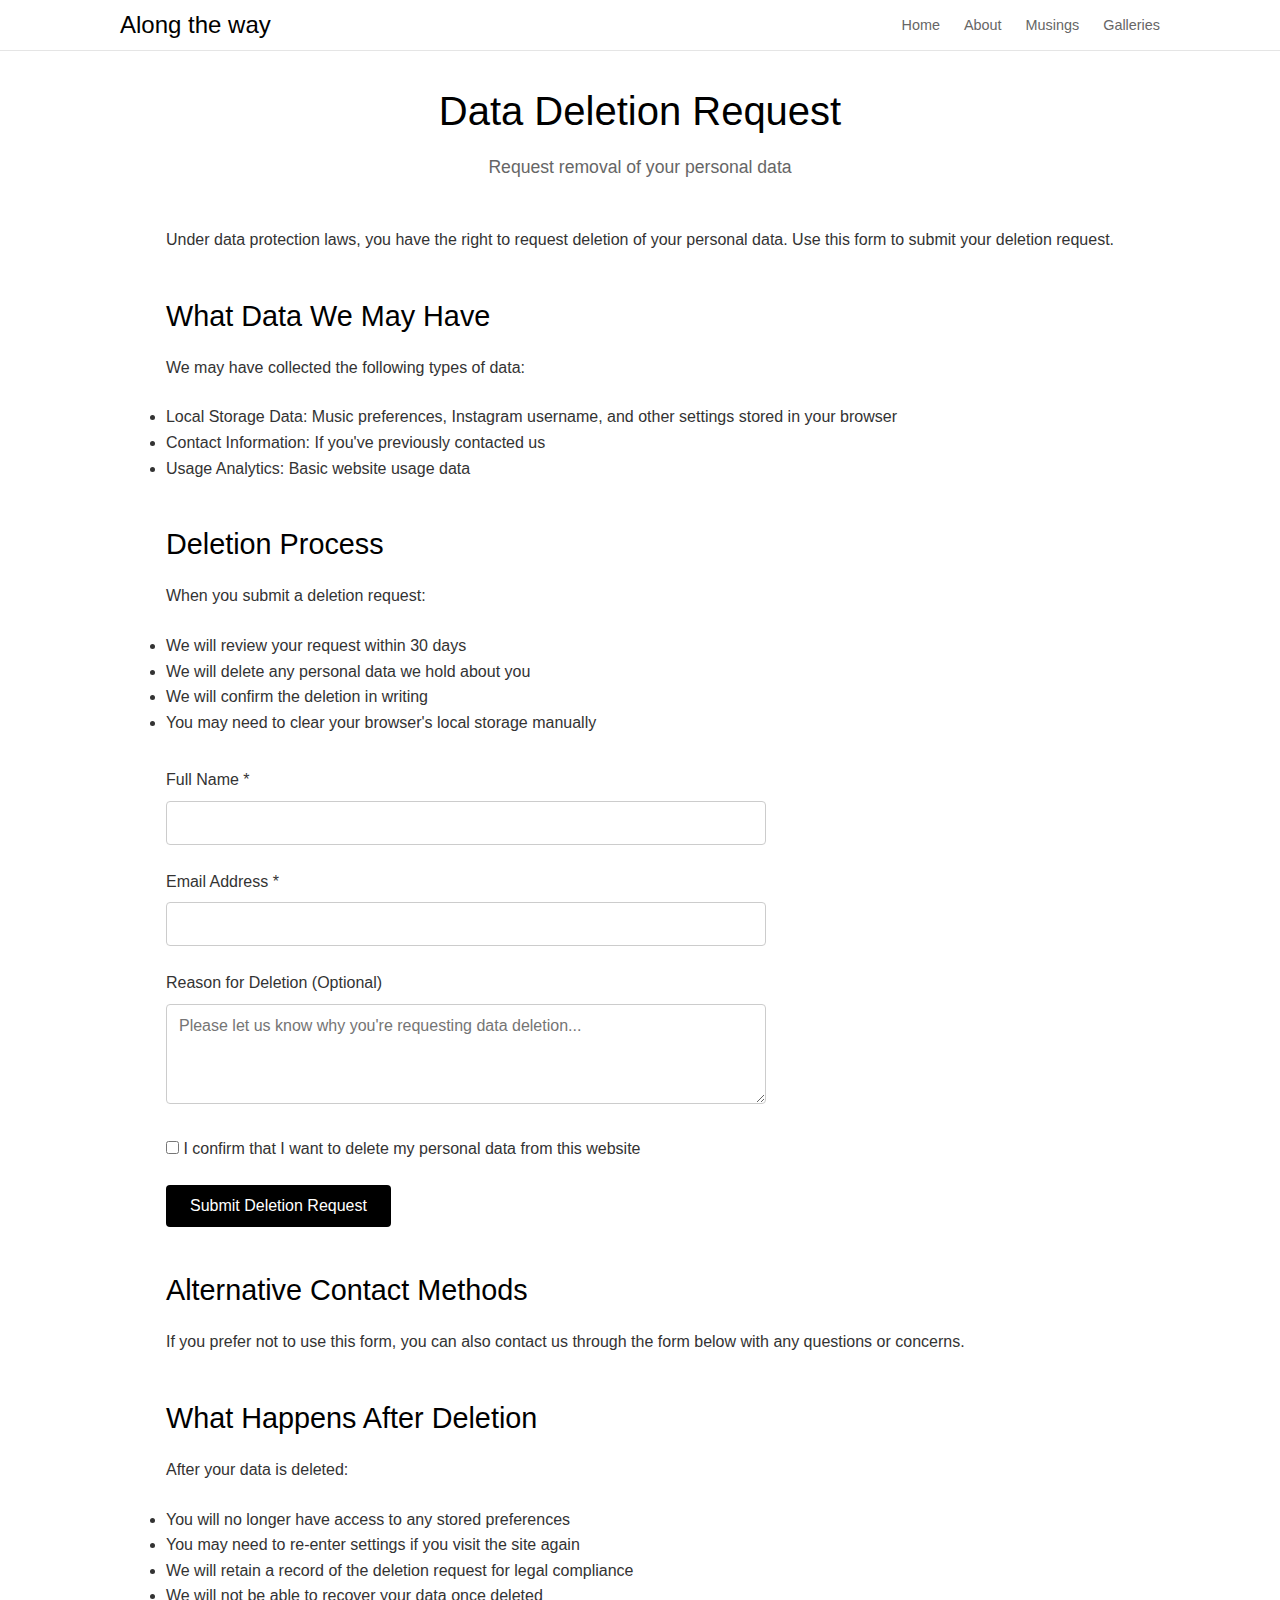
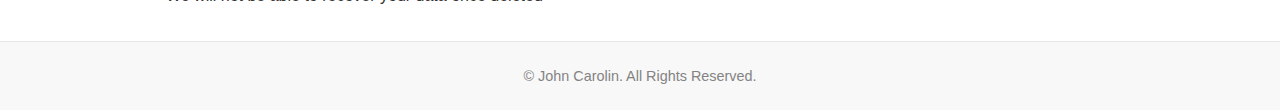
<file: deletion.html>
<!DOCTYPE html>
<html lang="en">
<head>
    <meta charset="UTF-8">
    <meta name="viewport" content="width=device-width, initial-scale=1.0">
    <title>Data Deletion Request - John Carolin</title>
    <link rel="stylesheet" href="styles.css">
</head>
<body>
    <!-- Header -->
    <header id="branding">
        <div id="branding-inner">
            <div class="container">
                <div class="header-content">
                    <h1 id="site-title">
                        <a href="index.html">Along the way</a>
                    </h1>
                    
                    <nav class="main-navigation">
                        <ul class="main-menu">
                            <li><a href="index.html">Home</a></li>
                            <li><a href="index.html#about">About</a></li>
                            <li><a href="index.html#musings">Musings</a></li>
                            <li><a href="index.html#galleries">Galleries</a></li>
                        </ul>
                    </nav>
                </div>
            </div>
        </div>
    </header>

    <!-- Main Content -->
    <main id="main" class="row">
        <div class="twelve columns">
            <div class="full-width">
                <div class="page-content">
                    <header class="page-header">
                        <h1 class="page-title">Data Deletion Request</h1>
                        <p class="page-subtitle">Request removal of your personal data</p>
                    </header>
                    
                    <div class="about-content">
                        <p>Under data protection laws, you have the right to request deletion of your personal data. Use this form to submit your deletion request.</p>
                        
                        <h2>What Data We May Have</h2>
                        <p>We may have collected the following types of data:</p>
                        <ul>
                            <li><strong>Local Storage Data:</strong> Music preferences, Instagram username, and other settings stored in your browser</li>
                            <li><strong>Contact Information:</strong> If you've previously contacted us</li>
                            <li><strong>Usage Analytics:</strong> Basic website usage data</li>
                        </ul>

                        <h2>Deletion Process</h2>
                        <p>When you submit a deletion request:</p>
                        <ul>
                            <li>We will review your request within 30 days</li>
                            <li>We will delete any personal data we hold about you</li>
                            <li>We will confirm the deletion in writing</li>
                            <li>You may need to clear your browser's local storage manually</li>
                        </ul>

                        <div class="contact-form">
                            <form id="deletion-form" onsubmit="handleDeletionRequest(event)">
                                <div class="form-group">
                                    <label for="name" class="form-label">Full Name *</label>
                                    <input type="text" id="name" name="name" class="form-input" required>
                                </div>
                                
                                <div class="form-group">
                                    <label for="email" class="form-label">Email Address *</label>
                                    <input type="email" id="email" name="email" class="form-input" required>
                                </div>
                                
                                <div class="form-group">
                                    <label for="reason" class="form-label">Reason for Deletion (Optional)</label>
                                    <textarea id="reason" name="reason" class="form-textarea" rows="4" placeholder="Please let us know why you're requesting data deletion..."></textarea>
                                </div>
                                
                                <div class="form-group">
                                    <label class="form-label">
                                        <input type="checkbox" id="confirm" name="confirm" required>
                                        I confirm that I want to delete my personal data from this website
                                    </label>
                                </div>
                                
                                <button type="submit" class="submit-button">Submit Deletion Request</button>
                            </form>
                            
                            <div id="success-message" class="success-message" style="display: none;">
                                <h3>Request Submitted Successfully</h3>
                                <p>Thank you for your deletion request. We will process it within 30 days and contact you at the email address provided to confirm the deletion.</p>
                                <p>In the meantime, you can manually clear your browser's local storage by:</p>
                                <ol>
                                    <li>Opening your browser's developer tools (F12)</li>
                                    <li>Going to the Application/Storage tab</li>
                                    <li>Finding "Local Storage" for this website</li>
                                    <li>Clearing all stored data</li>
                                </ol>
                            </div>
                            
                            <div id="error-message" class="error-message" style="display: none;">
                                <h3>Error</h3>
                                <p>There was an error submitting your request. Please try again or contact us directly.</p>
                            </div>
                        </div>

                        <h2>Alternative Contact Methods</h2>
                        <p>If you prefer not to use this form, you can also contact us through the form below with any questions or concerns.</p>

                        <h2>What Happens After Deletion</h2>
                        <p>After your data is deleted:</p>
                        <ul>
                            <li>You will no longer have access to any stored preferences</li>
                            <li>You may need to re-enter settings if you visit the site again</li>
                            <li>We will retain a record of the deletion request for legal compliance</li>
                            <li>We will not be able to recover your data once deleted</li>
                        </ul>
                    </div>
                </div>
            </div>
        </div>
    </main>

    <!-- Footer -->
    <footer id="colophon">
        <div class="container">
            <div class="footer-content-centered">
                <span>© <span id="current-year"></span> John Carolin. All Rights Reserved.</span>
            </div>
        </div>
    </footer>

    <script src="script.js"></script>
    <script>
        function handleDeletionRequest(event) {
            event.preventDefault();
            
            const form = document.getElementById('deletion-form');
            const successMessage = document.getElementById('success-message');
            const errorMessage = document.getElementById('error-message');
            
            // Get form data
            const formData = new FormData(form);
            const name = formData.get('name');
            const email = formData.get('email');
            const reason = formData.get('reason');
            const confirm = formData.get('confirm');
            
            // Validate form
            if (!name || !email || !confirm) {
                errorMessage.style.display = 'block';
                successMessage.style.display = 'none';
                return;
            }
            
            // Simulate form submission (in a real implementation, this would send to a server)
            console.log('Deletion request submitted:', { name, email, reason });
            
            // Show success message
            form.style.display = 'none';
            successMessage.style.display = 'block';
            errorMessage.style.display = 'none';
            
            // In a real implementation, you would send this data to your server
            // fetch('/api/deletion-request', {
            //     method: 'POST',
            //     headers: { 'Content-Type': 'application/json' },
            //     body: JSON.stringify({ name, email, reason })
            // });
        }
    </script>
</body>
</html>
</file>
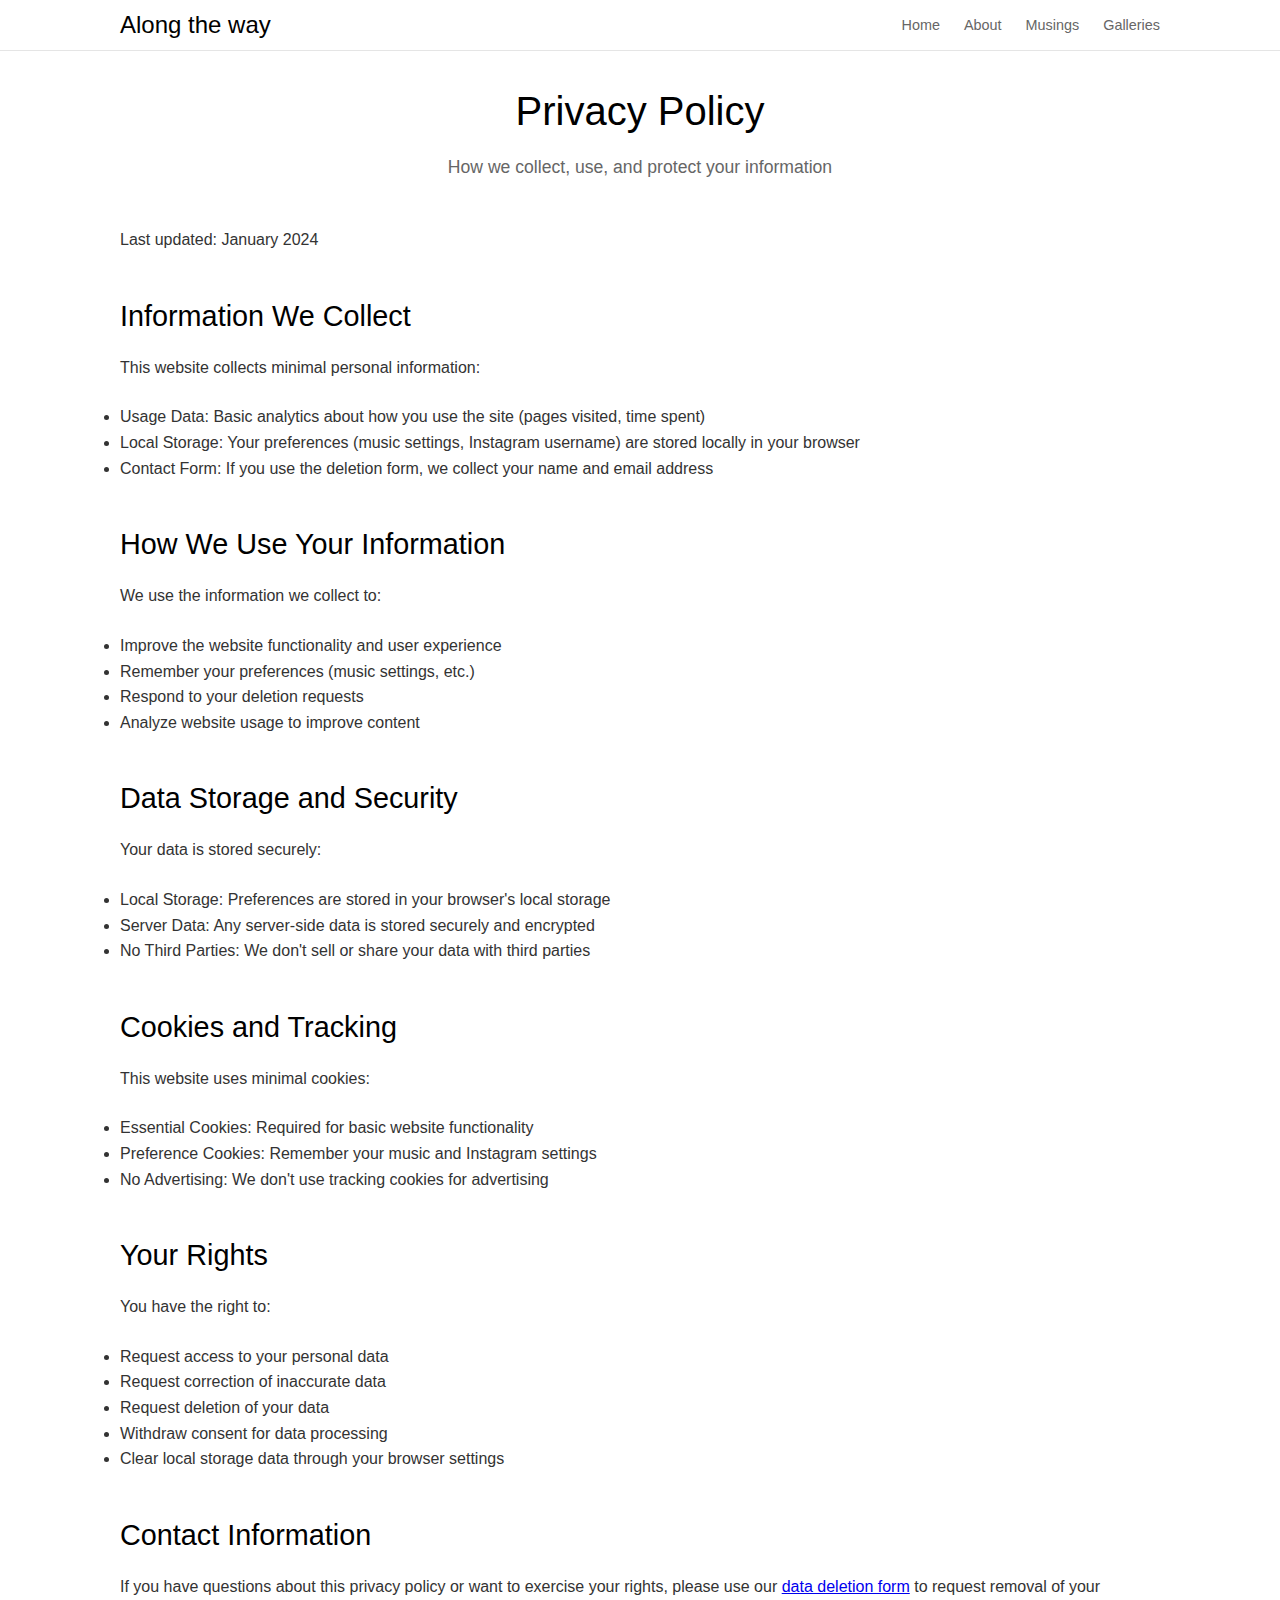
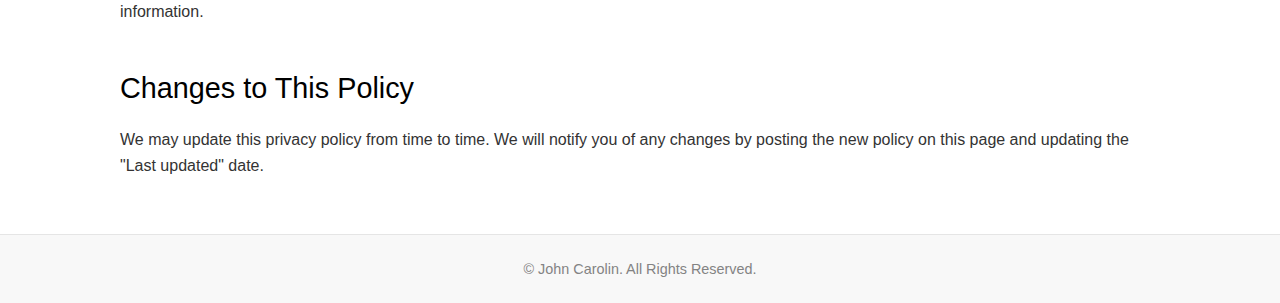
<file: privacy.html>
<!DOCTYPE html>
<html lang="en">
<head>
    <meta charset="UTF-8">
    <meta name="viewport" content="width=device-width, initial-scale=1.0">
    <title>Privacy Policy - John Carolin</title>
    <link rel="stylesheet" href="styles.css">
</head>
<body>
    <!-- Header -->
    <header id="branding">
        <div id="branding-inner">
            <div class="container">
                <div class="header-content">
                    <h1 id="site-title">
                        <a href="index.html">Along the way</a>
                    </h1>
                    
                    <nav class="main-navigation">
                        <ul class="main-menu">
                            <li><a href="index.html">Home</a></li>
                            <li><a href="index.html#about">About</a></li>
                            <li><a href="index.html#musings">Musings</a></li>
                            <li><a href="index.html#galleries">Galleries</a></li>
                        </ul>
                    </nav>
                </div>
            </div>
        </div>
    </header>

    <!-- Main Content -->
    <main id="main" class="row">
        <div class="twelve columns">
            <div class="full-width">
                <div class="page-content">
                    <header class="page-header">
                        <h1 class="page-title">Privacy Policy</h1>
                        <p class="page-subtitle">How we collect, use, and protect your information</p>
                    </header>
                    
                    <div class="about-content">
                        <p><strong>Last updated:</strong> January 2024</p>
                        
                        <h2>Information We Collect</h2>
                        <p>This website collects minimal personal information:</p>
                        <ul>
                            <li><strong>Usage Data:</strong> Basic analytics about how you use the site (pages visited, time spent)</li>
                            <li><strong>Local Storage:</strong> Your preferences (music settings, Instagram username) are stored locally in your browser</li>
                            <li><strong>Contact Form:</strong> If you use the deletion form, we collect your name and email address</li>
                        </ul>

                        <h2>How We Use Your Information</h2>
                        <p>We use the information we collect to:</p>
                        <ul>
                            <li>Improve the website functionality and user experience</li>
                            <li>Remember your preferences (music settings, etc.)</li>
                            <li>Respond to your deletion requests</li>
                            <li>Analyze website usage to improve content</li>
                        </ul>

                        <h2>Data Storage and Security</h2>
                        <p>Your data is stored securely:</p>
                        <ul>
                            <li><strong>Local Storage:</strong> Preferences are stored in your browser's local storage</li>
                            <li><strong>Server Data:</strong> Any server-side data is stored securely and encrypted</li>
                            <li><strong>No Third Parties:</strong> We don't sell or share your data with third parties</li>
                        </ul>

                        <h2>Cookies and Tracking</h2>
                        <p>This website uses minimal cookies:</p>
                        <ul>
                            <li><strong>Essential Cookies:</strong> Required for basic website functionality</li>
                            <li><strong>Preference Cookies:</strong> Remember your music and Instagram settings</li>
                            <li><strong>No Advertising:</strong> We don't use tracking cookies for advertising</li>
                        </ul>

                        <h2>Your Rights</h2>
                        <p>You have the right to:</p>
                        <ul>
                            <li>Request access to your personal data</li>
                            <li>Request correction of inaccurate data</li>
                            <li>Request deletion of your data</li>
                            <li>Withdraw consent for data processing</li>
                            <li>Clear local storage data through your browser settings</li>
                        </ul>

                        <h2>Contact Information</h2>
                        <p>If you have questions about this privacy policy or want to exercise your rights, please use our <a href="deletion.html">data deletion form</a> to request removal of your information.</p>

                        <h2>Changes to This Policy</h2>
                        <p>We may update this privacy policy from time to time. We will notify you of any changes by posting the new policy on this page and updating the "Last updated" date.</p>
                    </div>
                </div>
            </div>
        </div>
    </main>

    <!-- Footer -->
    <footer id="colophon">
        <div class="container">
            <div class="footer-content-centered">
                <span>© <span id="current-year"></span> John Carolin. All Rights Reserved.</span>
            </div>
        </div>
    </footer>

    <script src="script.js"></script>
</body>
</html>
</file>
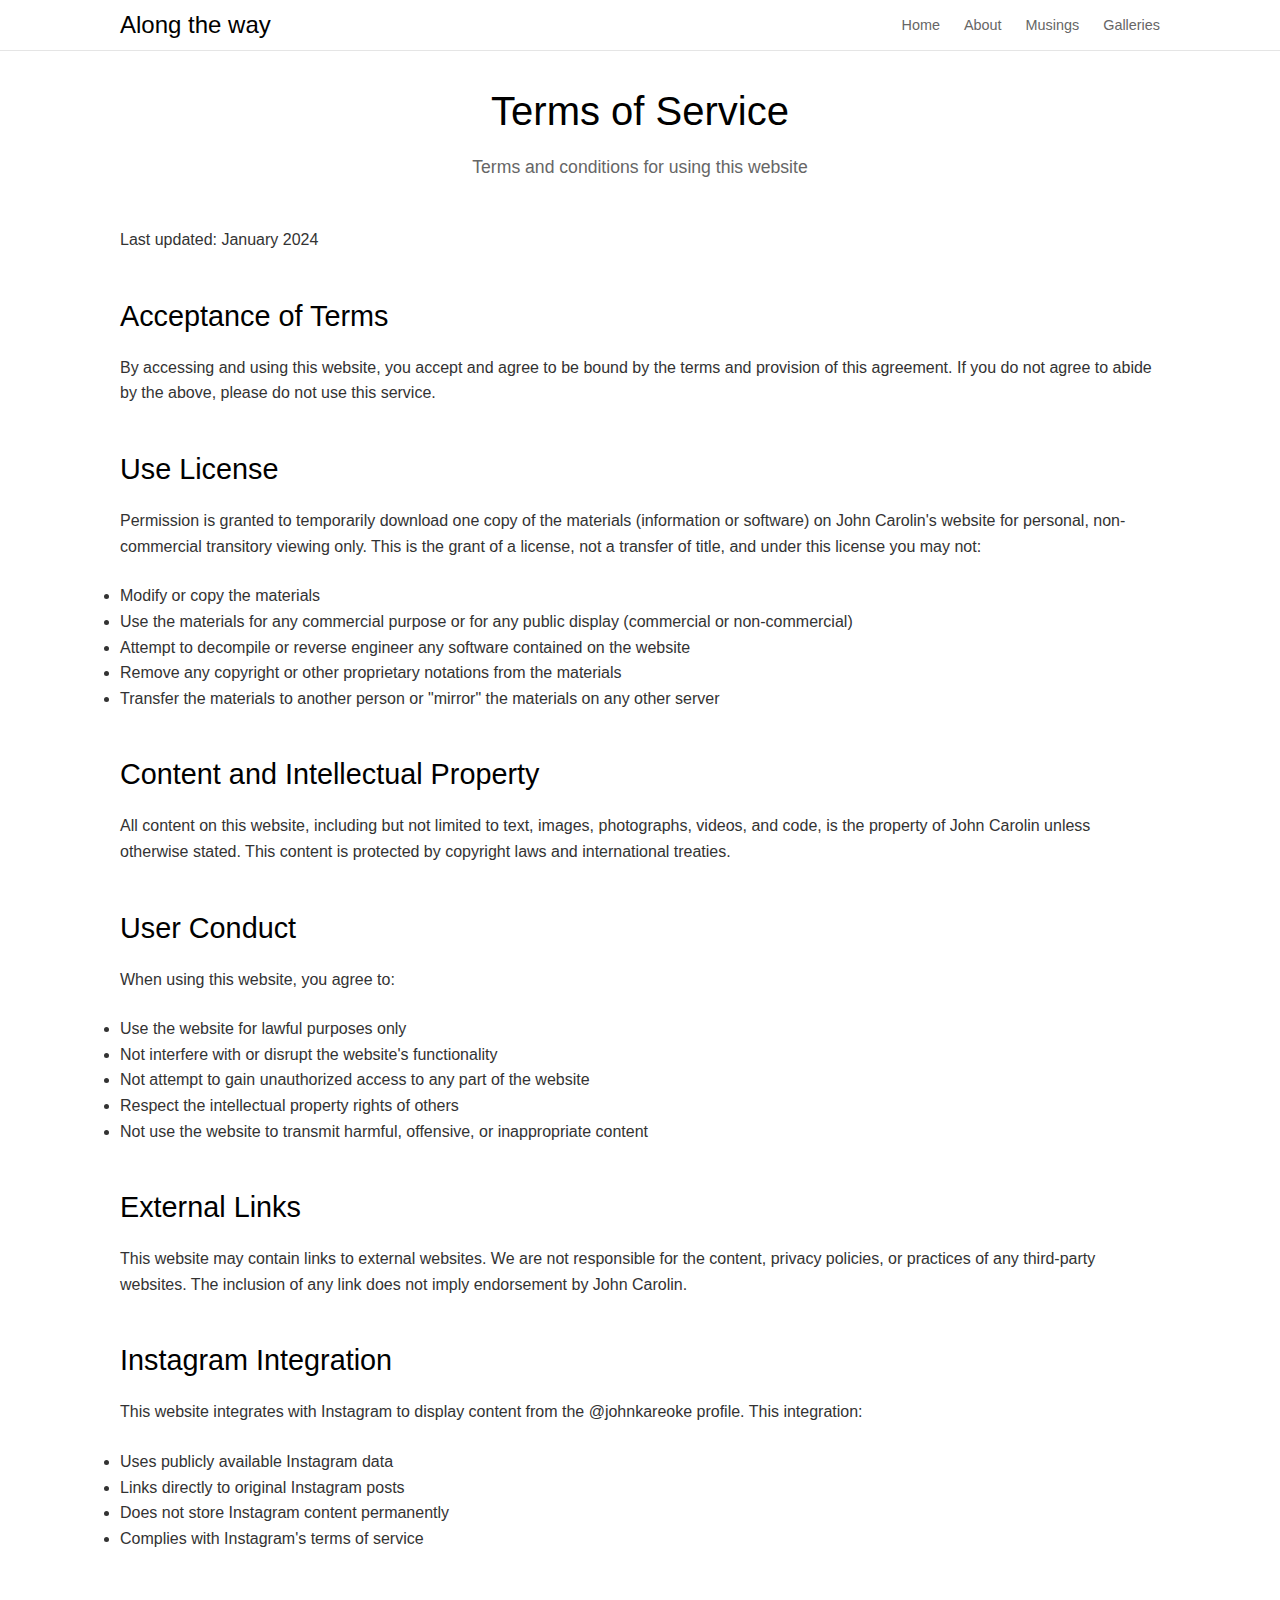
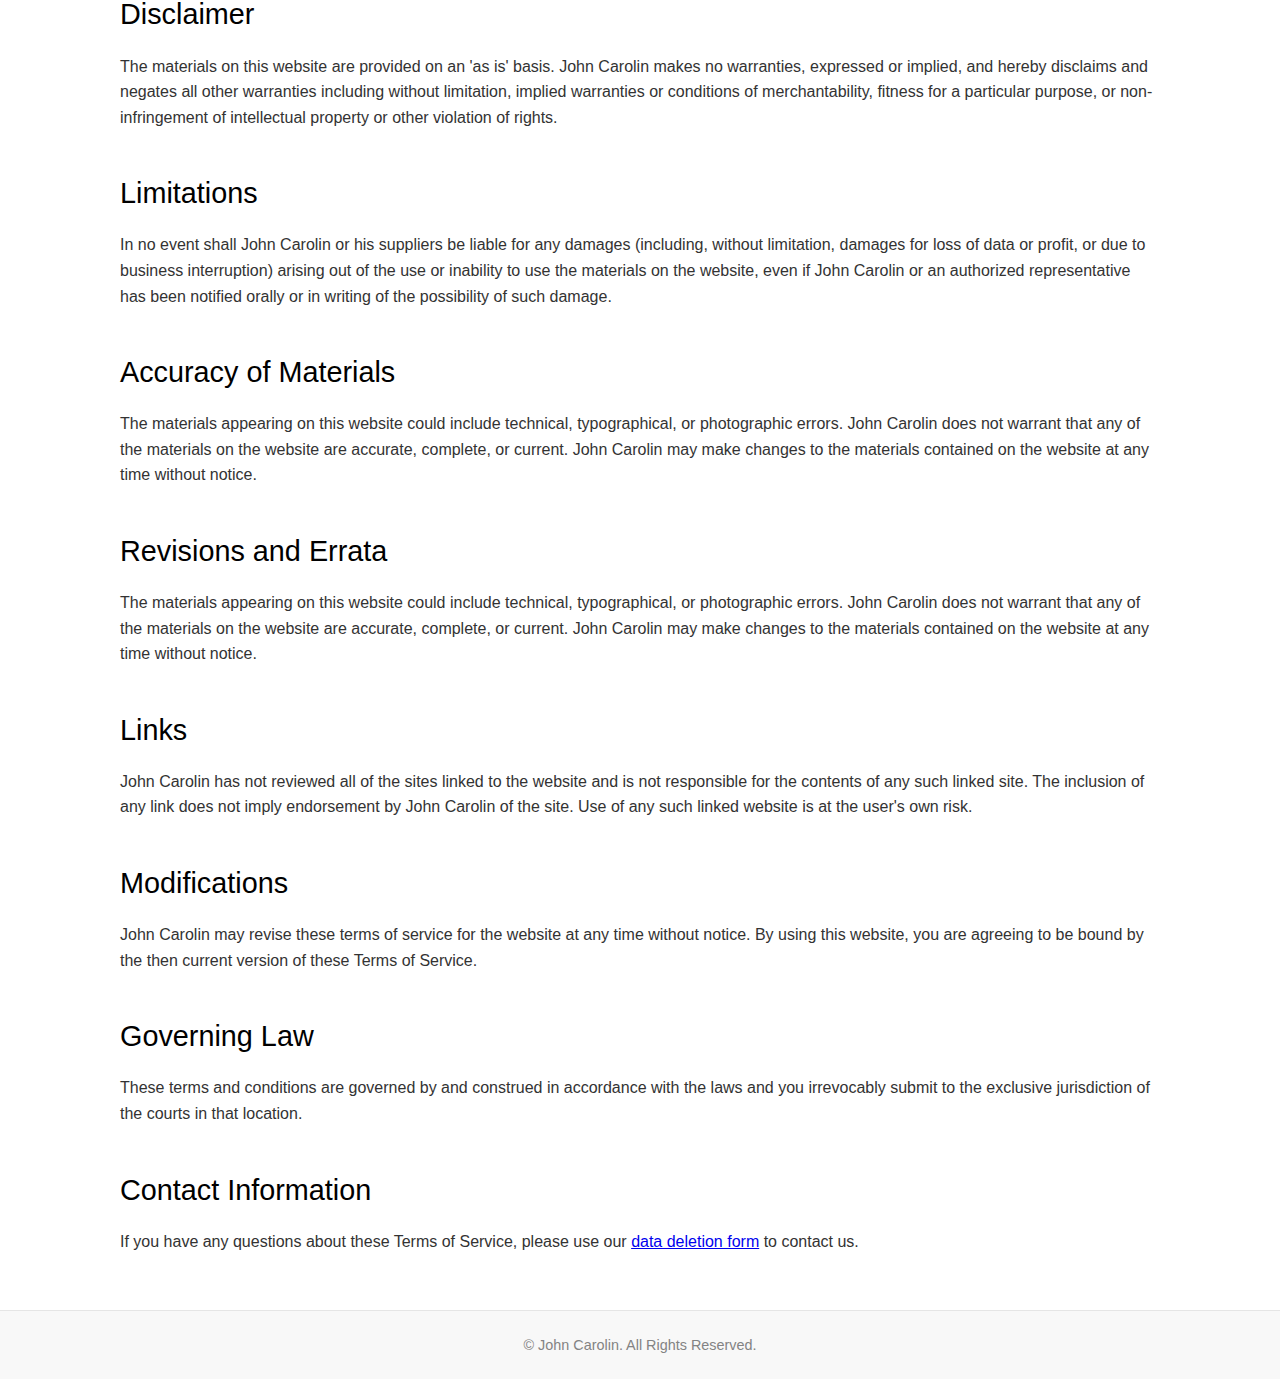
<file: tos.html>
<!DOCTYPE html>
<html lang="en">
<head>
    <meta charset="UTF-8">
    <meta name="viewport" content="width=device-width, initial-scale=1.0">
    <title>Terms of Service - John Carolin</title>
    <link rel="stylesheet" href="styles.css">
</head>
<body>
    <!-- Header -->
    <header id="branding">
        <div id="branding-inner">
            <div class="container">
                <div class="header-content">
                    <h1 id="site-title">
                        <a href="index.html">Along the way</a>
                    </h1>
                    
                    <nav class="main-navigation">
                        <ul class="main-menu">
                            <li><a href="index.html">Home</a></li>
                            <li><a href="index.html#about">About</a></li>
                            <li><a href="index.html#musings">Musings</a></li>
                            <li><a href="index.html#galleries">Galleries</a></li>
                        </ul>
                    </nav>
                </div>
            </div>
        </div>
    </header>

    <!-- Main Content -->
    <main id="main" class="row">
        <div class="twelve columns">
            <div class="full-width">
                <div class="page-content">
                    <header class="page-header">
                        <h1 class="page-title">Terms of Service</h1>
                        <p class="page-subtitle">Terms and conditions for using this website</p>
                    </header>
                    
                    <div class="about-content">
                        <p><strong>Last updated:</strong> January 2024</p>
                        
                        <h2>Acceptance of Terms</h2>
                        <p>By accessing and using this website, you accept and agree to be bound by the terms and provision of this agreement. If you do not agree to abide by the above, please do not use this service.</p>

                        <h2>Use License</h2>
                        <p>Permission is granted to temporarily download one copy of the materials (information or software) on John Carolin's website for personal, non-commercial transitory viewing only. This is the grant of a license, not a transfer of title, and under this license you may not:</p>
                        <ul>
                            <li>Modify or copy the materials</li>
                            <li>Use the materials for any commercial purpose or for any public display (commercial or non-commercial)</li>
                            <li>Attempt to decompile or reverse engineer any software contained on the website</li>
                            <li>Remove any copyright or other proprietary notations from the materials</li>
                            <li>Transfer the materials to another person or "mirror" the materials on any other server</li>
                        </ul>

                        <h2>Content and Intellectual Property</h2>
                        <p>All content on this website, including but not limited to text, images, photographs, videos, and code, is the property of John Carolin unless otherwise stated. This content is protected by copyright laws and international treaties.</p>

                        <h2>User Conduct</h2>
                        <p>When using this website, you agree to:</p>
                        <ul>
                            <li>Use the website for lawful purposes only</li>
                            <li>Not interfere with or disrupt the website's functionality</li>
                            <li>Not attempt to gain unauthorized access to any part of the website</li>
                            <li>Respect the intellectual property rights of others</li>
                            <li>Not use the website to transmit harmful, offensive, or inappropriate content</li>
                        </ul>

                        <h2>External Links</h2>
                        <p>This website may contain links to external websites. We are not responsible for the content, privacy policies, or practices of any third-party websites. The inclusion of any link does not imply endorsement by John Carolin.</p>

                        <h2>Instagram Integration</h2>
                        <p>This website integrates with Instagram to display content from the @johnkareoke profile. This integration:</p>
                        <ul>
                            <li>Uses publicly available Instagram data</li>
                            <li>Links directly to original Instagram posts</li>
                            <li>Does not store Instagram content permanently</li>
                            <li>Complies with Instagram's terms of service</li>
                        </ul>

                        <h2>Disclaimer</h2>
                        <p>The materials on this website are provided on an 'as is' basis. John Carolin makes no warranties, expressed or implied, and hereby disclaims and negates all other warranties including without limitation, implied warranties or conditions of merchantability, fitness for a particular purpose, or non-infringement of intellectual property or other violation of rights.</p>

                        <h2>Limitations</h2>
                        <p>In no event shall John Carolin or his suppliers be liable for any damages (including, without limitation, damages for loss of data or profit, or due to business interruption) arising out of the use or inability to use the materials on the website, even if John Carolin or an authorized representative has been notified orally or in writing of the possibility of such damage.</p>

                        <h2>Accuracy of Materials</h2>
                        <p>The materials appearing on this website could include technical, typographical, or photographic errors. John Carolin does not warrant that any of the materials on the website are accurate, complete, or current. John Carolin may make changes to the materials contained on the website at any time without notice.</p>

                        <h2>Revisions and Errata</h2>
                        <p>The materials appearing on this website could include technical, typographical, or photographic errors. John Carolin does not warrant that any of the materials on the website are accurate, complete, or current. John Carolin may make changes to the materials contained on the website at any time without notice.</p>

                        <h2>Links</h2>
                        <p>John Carolin has not reviewed all of the sites linked to the website and is not responsible for the contents of any such linked site. The inclusion of any link does not imply endorsement by John Carolin of the site. Use of any such linked website is at the user's own risk.</p>

                        <h2>Modifications</h2>
                        <p>John Carolin may revise these terms of service for the website at any time without notice. By using this website, you are agreeing to be bound by the then current version of these Terms of Service.</p>

                        <h2>Governing Law</h2>
                        <p>These terms and conditions are governed by and construed in accordance with the laws and you irrevocably submit to the exclusive jurisdiction of the courts in that location.</p>

                        <h2>Contact Information</h2>
                        <p>If you have any questions about these Terms of Service, please use our <a href="deletion.html">data deletion form</a> to contact us.</p>
                    </div>
                </div>
            </div>
        </div>
    </main>

    <!-- Footer -->
    <footer id="colophon">
        <div class="container">
            <div class="footer-content-centered">
                <span>© <span id="current-year"></span> John Carolin. All Rights Reserved.</span>
            </div>
        </div>
    </footer>

    <script src="script.js"></script>
</body>
</html>
</file>
<file: styles.css>
/* Reset and Base Styles */
* {
    margin: 0;
    padding: 0;
    box-sizing: border-box;
}

html, body {
    height: 100%;
}

body {
    font-family: 'Helvetica Neue', 'Helvetica', 'Arial', sans-serif;
    font-weight: 300;
    line-height: 1.4;
    color: #333;
    background-color: #fff;
    display: flex;
    flex-direction: column;
    min-height: 100vh;
}

.container {
    max-width: 1080px;
    margin: 0 auto;
    padding: 0 20px;
}

/* Header Styles */
#branding {
    background: #fff;
    border-bottom: 1px solid #e5e5e5;
    position: sticky;
    top: 0;
    z-index: 1000;
}

nav.main-navigation {
    justify-content: right;
}

#branding-inner {
    padding: 0.5rem 0;
}

.header-content {
    display: flex;
    align-items: center;
    justify-content: space-between;
    flex-wrap: wrap;
    gap: 2rem;
}

#site-title {
    font-size: 1.5rem;
    font-weight: 300;
    margin: 0;
}

#site-title a {
    color: #000;
    text-decoration: none;
    transition: color 0.3s ease;
}

#site-title a:hover {
    color: #666;
}

/* Navigation Styles */
.main-navigation {
    flex: 1;
    display: flex;
    justify-content: center;
    
}

.main-menu {
    display: flex;
    list-style: none;
    gap: 1.5rem;
    margin: 0;
    padding: 0;
}

.main-menu li {
    position: relative;
}

.main-menu a {
    color: #666;
    text-decoration: none;
    font-weight: 300;
    padding: 0.25rem 0;
    transition: color 0.3s ease;
    display: block;
    font-size: 0.9rem;
}

.main-menu a:hover {
    color: #000;
}

/* Dropdown Styles */
.has-dropdown {
    position: relative;
}

.sub-menu {
    position: absolute;
    top: 100%;
    left: 0;
    background: #fff;
    border: 1px solid #e5e5e5;
    min-width: 200px;
    opacity: 0;
    visibility: hidden;
    transform: translateY(-10px);
    transition: all 0.3s ease;
    list-style: none;
    padding: 0.5rem 0;
    z-index: 1001;
}

.has-dropdown:hover .sub-menu {
    opacity: 1;
    visibility: visible;
    transform: translateY(0);
}

.sub-menu li {
    margin: 0;
}

.sub-menu a {
    padding: 0.5rem 1rem;
    color: #666;
    font-weight: 300;
    border-bottom: 1px solid #f0f0f0;
    font-size: 0.85rem;
}

.sub-menu a:hover {
    background: #f8f8f8;
    color: #000;
}

.sub-menu li:last-child a {
    border-bottom: none;
}

/* Search Styles */
.search-container {
    display: flex;
    align-items: center;
}

#searchform {
    display: flex;
    align-items: center;
    gap: 0.5rem;
}

.search-field {
    padding: 0.4rem 0.8rem;
    border: 1px solid #e5e5e5;
    border-radius: 0;
    font-size: 0.85rem;
    width: 180px;
    transition: border-color 0.3s ease;
    font-weight: 300;
}

.search-field:focus {
    outline: none;
    border-color: #000;
}

.search-submit {
    background: #000;
    color: white;
    border: none;
    border-radius: 0;
    width: 40px;
    height: 40px;
    cursor: pointer;
    transition: background-color 0.3s ease;
    display: flex;
    align-items: center;
    justify-content: center;
}

.search-submit:hover {
    background: #666;
}

/* Mobile Menu Toggle */
.menu-toggle {
    display: none;
    cursor: pointer;
    font-size: 1.5rem;
    color: #555;
}

/* Hero Section */
.hero {
    background: #f8f8f8;
    color: #333;
    padding: 40px 25px;
    margin: 2rem 0;
    border-bottom: 1px solid #e5e5e5;
}

.hero-content {
    display: flex;
    justify-content: flex-start;
    align-items: center;
    text-align: left;
}

.hero-text h2 {
    font-size: 2.2rem;
    font-weight: 300;
    margin-bottom: 0.75rem;
    color: #000;
}

.subheader {
    font-size: 1rem;
    opacity: 0.9;
    line-height: 1.4;
    font-weight: 300;
}

.hero-sidebar {
    background: #fff;
    padding: 1.5rem;
    border: 1px solid #e5e5e5;
}

.twitter a {
    color: #000;
    text-decoration: none;
    font-size: 0.9rem;
    font-weight: 300;
    display: flex;
    align-items: center;
    gap: 0.5rem;
    margin-bottom: 0.75rem;
}

.twitter a:hover {
    color: #666;
}

#tweets {
    margin: 1rem 0;
    font-size: 0.9rem;
    opacity: 0.8;
}

.button {
    display: inline-block;
    padding: 0.75rem 1.5rem;
    background: #000;
    color: white;
    text-decoration: none;
    border-radius: 0;
    font-weight: 300;
    text-align: center;
    transition: all 0.3s ease;
    border: none;
    cursor: pointer;
    font-size: 0.9rem;
}

.button:hover {
    background: #666;
    transform: none;
    box-shadow: none;
}

.full-width {
    width: 100%;
}

/* Filter Categories */
#filter {
    display: flex;
    align-items: center;
    gap: 1rem;
    margin-bottom: 1.5rem;
    padding: 0.75rem 0;
    border-bottom: 1px solid #e5e5e5;
    list-style: none;
}

#filter .title {
    font-weight: 300;
    color: #000;
    margin-right: 1rem;
    font-size: 0.9rem;
}

#filter a {
    color: #666;
    text-decoration: none;
    padding: 0.4rem 0.8rem;
    border-radius: 0;
    transition: all 0.3s ease;
    font-weight: 300;
    font-size: 0.85rem;
}

#filter a:hover,
#filter a.active {
    background: #000;
    color: white;
}

/* Masonry Grid Layout */
.masonry-grid {
    display: grid;
    grid-template-columns: repeat(auto-fill, minmax(300px, 1fr));
    gap: 1.5rem;
    margin-bottom: 3rem;
}

.masonry-item {
    break-inside: avoid;
    margin-bottom: 1.5rem;
    opacity: 0;
    transform: translateY(20px);
    transition: all 0.4s ease;
}

.masonry-item.show {
    opacity: 1;
    transform: translateY(0);
}

.masonry-item.hidden {
    display: none;
}

/* Grid Layout (fallback) */
.grid {
    display: grid;
    grid-template-columns: repeat(3, 1fr);
    gap: 1.5rem;
    list-style: none;
    margin-bottom: 3rem;
}

.post-item {
    background: white;
    border: 1px solid #e5e5e5;
    overflow: hidden;
    transition: all 0.3s ease;
    position: relative;
}

.post-item:hover {
    transform: none;
    border-color: #000;
}

.entry-link {
    position: absolute;
    top: 0;
    left: 0;
    right: 0;
    bottom: 0;
    z-index: 2;
}

.post-thumbnail {
    width: 100%;
    height: 200px;
    object-fit: cover;
    transition: transform 0.3s ease;
}

.post-item:hover .post-thumbnail {
    transform: scale(1.05);
}

.post-overlay {
    position: absolute;
    bottom: 0;
    left: 0;
    right: 0;
    background: rgba(0,0,0,0.9);
    color: white;
    padding: 1.5rem;
    transform: translateY(100%);
    transition: transform 0.3s ease;
}

.post-item:hover .post-overlay {
    transform: translateY(0);
}

.entry-title {
    font-size: 0.9rem;
    font-weight: 300;
    margin-bottom: 0.4rem;
    line-height: 1.3;
}

.entry-meta {
    font-size: 0.8rem;
    opacity: 0.8;
    font-weight: 300;
}

.post-categories {
    margin-top: 0.5rem;
}

.category-tag {
    display: inline-block;
    background: #f0f0f0;
    color: #666;
    padding: 0.2rem 0.5rem;
    margin-right: 0.3rem;
    margin-bottom: 0.2rem;
    font-size: 0.7rem;
    border-radius: 2px;
    text-transform: lowercase;
}

/* Pagination */
.paging-navigation {
    display: flex;
    justify-content: center;
    margin: 2rem 0;
}

.nav-previous a {
    display: inline-flex;
    align-items: center;
    gap: 0.5rem;
    padding: 0.75rem 1.5rem;
    background: #000;
    color: white;
    text-decoration: none;
    border-radius: 0;
    font-weight: 300;
    transition: all 0.3s ease;
    font-size: 0.9rem;
}

.nav-previous a:hover {
    background: #666;
    transform: none;
}

/* Footer */
#colophon {
    background: #f8f8f8;
    color: #666;
    padding: 1.5rem 0;
    margin-top: auto;
    border-top: 1px solid #e5e5e5;
    flex-shrink: 0;
}

.footer-content {
    display: flex;
    justify-content: space-between;
    align-items: center;
    flex-wrap: wrap;
    gap: 1rem;
}

.footer-content-centered {
    text-align: center;
    font-size: 0.9rem;
    opacity: 0.8;
}

.footer-links {
    margin-top: 0.5rem;
    font-size: 0.8rem;
}

.footer-links a {
    color: #666;
    text-decoration: none;
    transition: color 0.3s ease;
}

.footer-links a:hover {
    color: #000;
}

/* Responsive Design */
@media (max-width: 1024px) {
    .container {
        max-width: 100%;
        padding: 0 20px;
    }
    
    .grid {
        grid-template-columns: repeat(2, 1fr);
        gap: 1.5rem;
    }
}

@media (max-width: 768px) {
    .header-content {
        flex-direction: column;
        gap: 1rem;
    }
    
    .main-menu {
        flex-direction: column;
        gap: 1rem;
        width: 100%;
    }
    
    .menu-toggle {
        display: block;
    }
    
    .main-menu {
        display: none;
    }
    
    .main-menu.active {
        display: flex;
    }
    
    .sub-menu {
        position: static;
        opacity: 1;
        visibility: visible;
        transform: none;
        box-shadow: none;
        background: #f8f9fa;
        margin-left: 1rem;
    }
    
    .hero-content {
        text-align: left;
    }
    
    .hero-text h2 {
        font-size: 2rem;
    }
    
    .grid {
        grid-template-columns: 1fr;
        gap: 1.5rem;
    }
    
    #filter {
        flex-direction: column;
        align-items: flex-start;
        gap: 0.5rem;
    }
    
    .footer-content {
        flex-direction: column;
        text-align: center;
    }
    
    .footer-content-centered {
        text-align: center;
    }
    
    .search-field {
        width: 150px;
    }
}

@media (max-width: 480px) {
    .container {
        padding: 0 15px;
    }
    
    .hero {
        padding: 2rem 0;
    }
    
    .hero-text h2 {
        font-size: 1.5rem;
    }
    
    .subheader {
        font-size: 1rem;
    }
    
    .search-field {
        width: 120px;
    }
}

/* Utility Classes */
.clearfix::after {
    content: "";
    display: table;
    clear: both;
}

.row {
    margin: 0 -15px;
}

#main.row {
    max-width: 1080px;
    margin: 0 auto;
    padding: 0 20px;
    flex: 1;
    display: flex;
    flex-direction: column;
}

.twelve.columns {
    width: 100%;
    padding: 0;
}

.full-width {
    width: 100%;
    flex: 1;
    display: flex;
    flex-direction: column;
}

/* Animation Classes */
@keyframes fadeIn {
    from {
        opacity: 0;
    }
    to {
        opacity: 1;
    }
}

.post-item {
    animation: fadeIn 0.4s ease forwards;
}

/* Loading Indicator */
.loading-indicator {
    text-align: center;
    padding: 2rem 0;
    color: #666;
}

.loading-spinner {
    width: 40px;
    height: 40px;
    border: 3px solid #f3f3f3;
    border-top: 3px solid #000;
    border-radius: 50%;
    animation: spin 1s linear infinite;
    margin: 0 auto 1rem;
}

@keyframes spin {
    0% { transform: rotate(0deg); }
    100% { transform: rotate(360deg); }
}

/* Lazy loading for images */
.post-thumbnail {
    opacity: 0;
    transition: opacity 0.3s ease;
}

.post-thumbnail.loaded {
    opacity: 1;
}

/* SPA Styles */
#dynamic-content {
    max-width: 1080px;
    margin: 0 auto;
    padding: 2rem 0;
}

.back-button {
    border: 1px solid black;
    display: inline;
    background: black;
    padding: 5px
}

.back-button a {
    color: white;
    text-decoration: none;
    font-weight: 300;
    display: inline-flex;
    align-items: center;
    gap: 0.5rem;
    transition: color 0.3s ease;
}

.back-button a:hover {
    color: #000;
}

.error-message {
    text-align: center;
    padding: 3rem 0;
    color: #666;
}

.error-message h2 {
    font-size: 2rem;
    font-weight: 300;
    margin-bottom: 1rem;
    color: #000;
}

/* Active navigation state */
.main-menu a.active {
    color: #000;
    font-weight: 400;
}

/* Music Toggle Button */
.music-toggle {
    margin-left: 1rem;
}

.music-toggle a {
    display: flex;
    align-items: center;
    justify-content: center;
    width: 32px;
    height: 32px;
    border: 1px solid #ccc;
    background: #f8f8f8;
    transition: all 0.3s ease;
    text-decoration: none;
    color: #999;
}

.music-toggle a:hover {
    background: #f0f0f0;
    border-color: #999;
}

.music-icon {
    font-size: 1rem;
    font-weight: 300;
    transition: all 0.3s ease;
}

.music-toggle.playing a {
    background: #000;
    border-color: #000;
    color: #fff;
}

.music-toggle.playing .music-icon {
    animation: none;
}

/* Loading states */
.loading {
    opacity: 0.6;
    pointer-events: none;
}

/* Smooth transitions */
.hero, .grid, #dynamic-content {
    transition: opacity 0.3s ease;
}

section#hero-section {
    max-width: 1080px;
    width: 100vw;
}

/* Post Page Styles */
.post {
    max-width: 1080px;
    margin: 0 auto;
}

.post-header {
    text-align: center;
    margin-bottom: 3rem;
    padding-bottom: 2rem;
    border-bottom: 1px solid #e5e5e5;
}

.post-title {
    font-size: 2.5rem;
    font-weight: 300;
    color: #000;
    margin-bottom: 1rem;
    line-height: 1.2;
}

.post-meta {
    color: #666;
    font-size: 0.9rem;
    font-weight: 300;
}

.post-content {
    font-size: 1rem;
    line-height: 1.6;
    color: #333;
}

.post-content p {
    margin-bottom: 1.5rem;
}

.post-content h2 {
    font-size: 1.8rem;
    font-weight: 300;
    color: #000;
    margin: 2.5rem 0 1rem;
}

.post-content h3 {
    font-size: 1.4rem;
    font-weight: 300;
    color: #000;
    margin: 2rem 0 1rem;
}

.post-content ul {
    margin: 1.5rem 0;
    padding-left: 2rem;
}

.post-content li {
    margin-bottom: 0.5rem;
}

.post-featured-image {
    width: 100%;
    max-width: 600px;
    height: auto;
    margin: 2rem auto;
    display: block;
    border: 1px solid #e5e5e5;
}

.post-footer {
    margin-top: 3rem;
    padding-top: 2rem;
    border-top: 1px solid #e5e5e5;
}

.post-navigation {
    display: flex;
    justify-content: space-between;
    align-items: center;
}

.post-navigation a {
    color: #666;
    text-decoration: none;
    font-weight: 300;
    transition: color 0.3s ease;
    display: inline-flex;
    align-items: center;
    gap: 0.5rem;
}

.post-navigation a:hover {
    color: #000;
}

.prev-post {
    margin-right: auto;
}

.next-post {
    margin-left: auto;
}

/* About Page Styles for SPA */
.page-content {
    max-width: 1080px;
    margin: 0 auto;
    padding: 2rem 0;
}

.page-header {
    text-align: center;
    margin-bottom: 3rem;
}

.page-title {
    font-size: 2.5rem;
    font-weight: 300;
    color: #000;
    margin-bottom: 1rem;
}

.page-subtitle {
    font-size: 1.1rem;
    color: #666;
    font-weight: 300;
}

.about-content {
    font-size: 1rem;
    line-height: 1.6;
    color: #333;
}

.about-content p {
    margin-bottom: 1.5rem;
}

.about-content h2 {
    font-size: 1.8rem;
    font-weight: 300;
    color: #000;
    margin: 2.5rem 0 1rem;
}

.about-content h3 {
    font-size: 1.4rem;
    font-weight: 300;
    color: #000;
    margin: 2rem 0 1rem;
}

.profile-image {
    width: 200px;
    height: 200px;
    border-radius: 50%;
    margin: 2rem auto;
    display: block;
    object-fit: cover;
    border: 1px solid #e5e5e5;
}

.interests-grid {
    display: grid;
    grid-template-columns: repeat(auto-fit, minmax(250px, 1fr));
    gap: 2rem;
    margin: 2rem 0;
}

.interest-card {
    background: white;
    padding: 2rem;
    border-radius: 8px;
    border: 1px solid #e5e5e5;
    text-align: center;
    transition: border-color 0.3s ease;
}

.interest-card:hover {
    border-color: #000;
}

.interest-icon {
    font-size: 2.5rem;
    color: #666;
    margin-bottom: 1rem;
}

.interest-title {
    font-size: 1.2rem;
    font-weight: 300;
    color: #000;
    margin-bottom: 1rem;
}

.interest-description {
    color: #666;
    line-height: 1.6;
    font-size: 0.9rem;
}

.contact-info {
    background: #f8f8f8;
    padding: 2rem;
    border-radius: 8px;
    margin: 2rem 0;
    border: 1px solid #e5e5e5;
}

.contact-info h3 {
    color: #000;
    margin-bottom: 1rem;
    font-weight: 300;
}

.contact-links {
    display: flex;
    gap: 1rem;
    flex-wrap: wrap;
}

.contact-link {
    display: inline-flex;
    align-items: center;
    gap: 0.5rem;
    color: #666;
    text-decoration: none;
    font-weight: 300;
    transition: color 0.3s ease;
}

.contact-link:hover {
    color: #000;
}

/* Form Styles */
.contact-form {
    max-width: 600px;
    margin: 2rem 0;
}

.form-group {
    margin-bottom: 1.5rem;
}

.form-label {
    display: block;
    margin-bottom: 0.5rem;
    font-weight: 400;
    color: #333;
}

.form-input,
.form-textarea {
    width: 100%;
    padding: 0.75rem;
    border: 1px solid #ccc;
    border-radius: 4px;
    font-family: inherit;
    font-size: 1rem;
    transition: border-color 0.3s ease;
}

.form-input:focus,
.form-textarea:focus {
    outline: none;
    border-color: #000;
}

.form-textarea {
    resize: vertical;
    min-height: 100px;
}

.submit-button {
    background: #000;
    color: white;
    padding: 0.75rem 1.5rem;
    border: none;
    border-radius: 4px;
    font-size: 1rem;
    font-weight: 400;
    cursor: pointer;
    transition: background-color 0.3s ease;
}

.submit-button:hover {
    background: #333;
}

.success-message {
    background: #f0f8f0;
    border: 1px solid #4caf50;
    border-radius: 4px;
    padding: 1.5rem;
    margin: 1rem 0;
}

.success-message h3 {
    color: #2e7d32;
    margin-bottom: 1rem;
}

.error-message {
    background: #fff5f5;
    border: 1px solid #f44336;
    border-radius: 4px;
    padding: 1.5rem;
    margin: 1rem 0;
}

.error-message h3 {
    color: #d32f2f;
    margin-bottom: 1rem;
}
</file>
